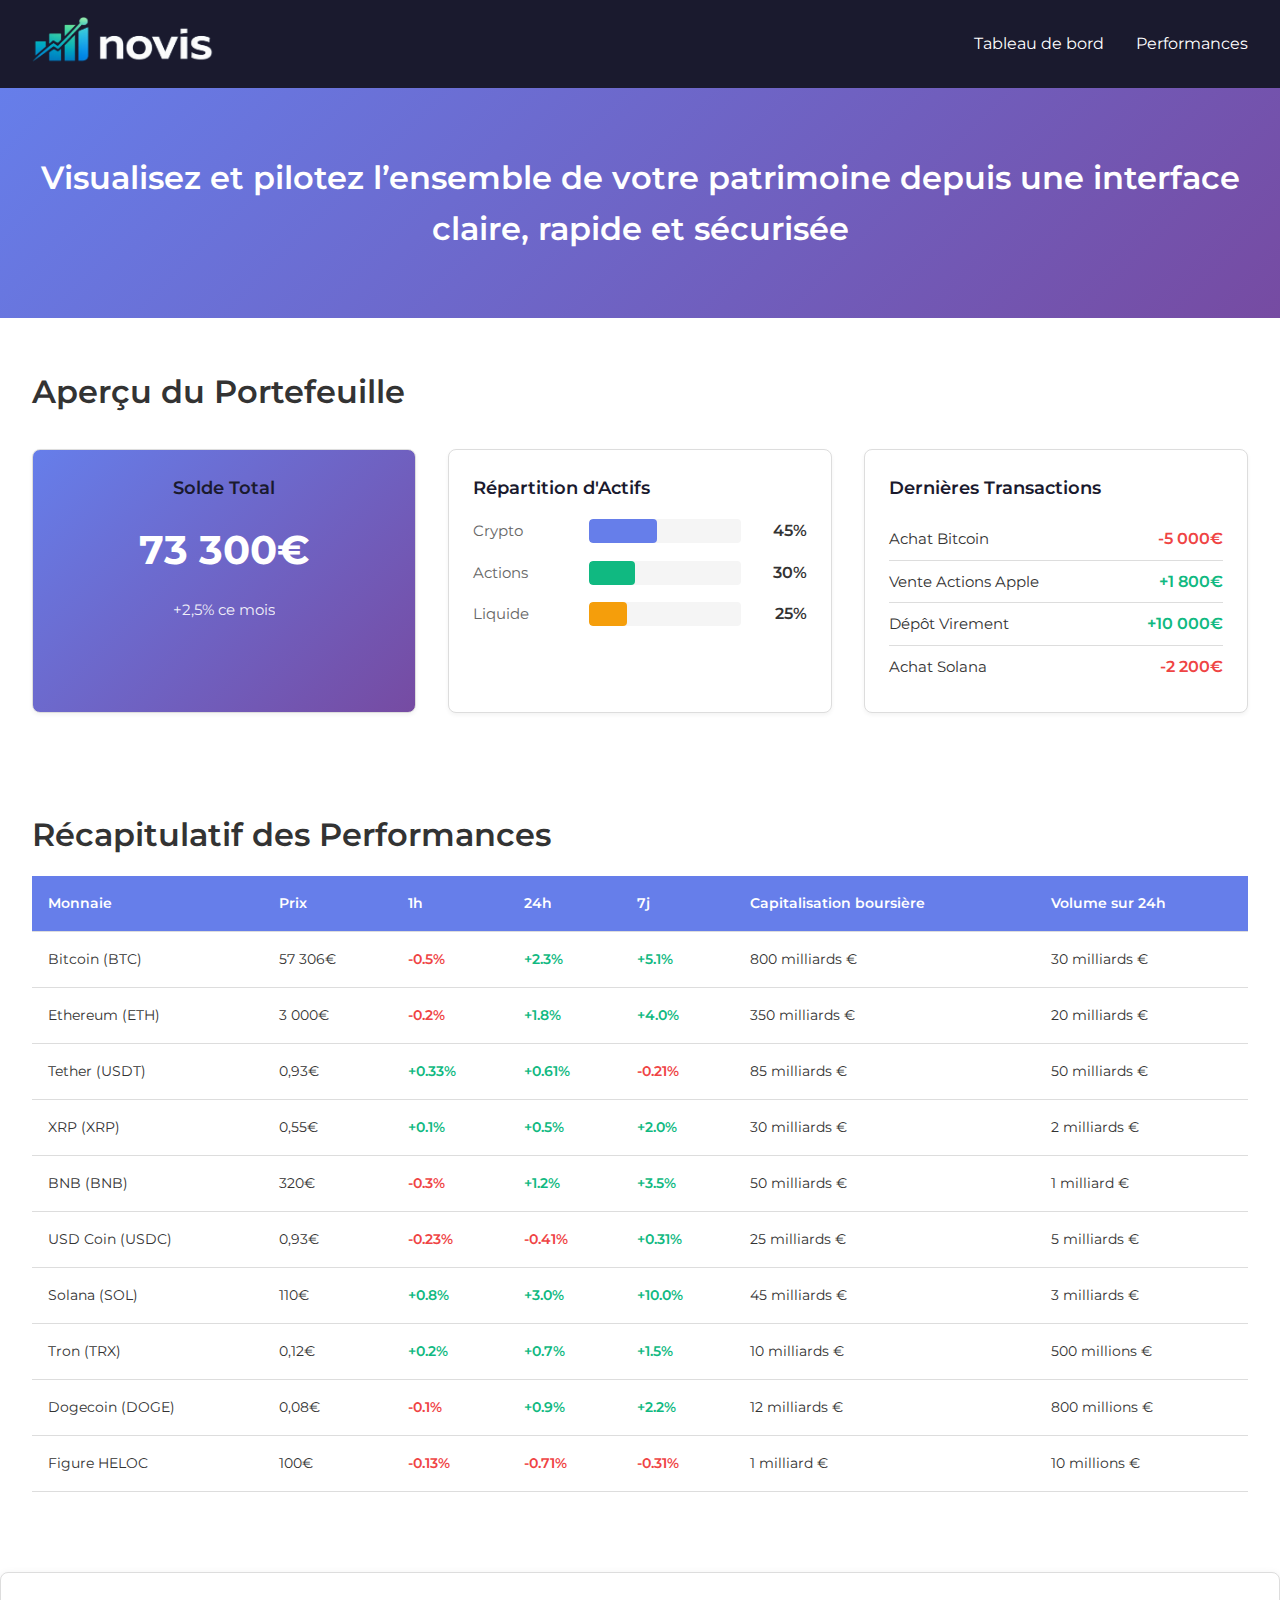
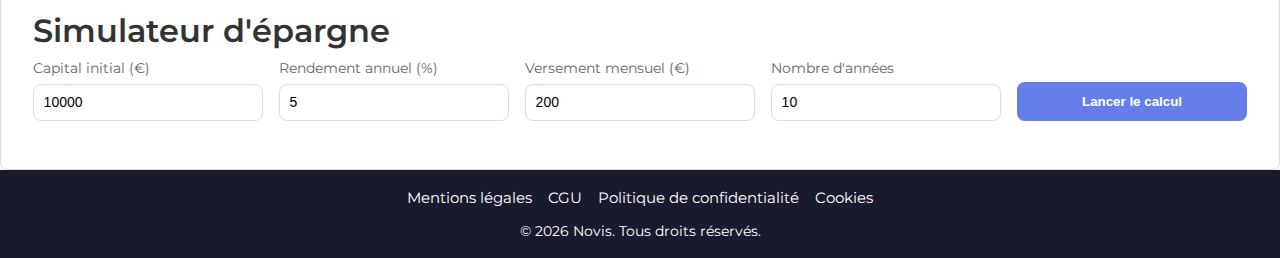
<file: index.html>
<!DOCTYPE html>
<html lang="fr">
<head>
    <meta charset="UTF-8">
    <meta name="viewport" content="width=device-width, initial-scale=1.0">
    <title>Novis - Gestion de Portefeuille</title>
    <link href="css/main.css" rel="stylesheet">
</head>
<body>
    <header>
        <div class="logo">
            <a href="index.html">
                <img class="logo-novis" src="assets/img/novis-logo.png" alt="Logo Novis">
            </a>
        </div>
        <nav aria-label="Navigation principale">
            <a href="#dashboard">Tableau de bord</a>
            <a href="#performances">Performances</a>
        </nav>
    </header>

    <main>
        <section class="hero">
            <article>
                <h2>Visualisez et pilotez l’ensemble de votre patrimoine depuis une interface claire, rapide et sécurisée</h2>
            </article>
        </section>

        <section id="dashboard" aria-label="Aperçu du tableau de bord">
            <h2>Aperçu du Portefeuille</h2>
            <div class="dashboard-grid">
                <div class="dashboard-item total-balance">
                    <h3>Solde Total</h3>
                    <p class="balance-amount">73 300€</p>
                    <p class="balance-change">+2,5% ce mois</p>
                </div>

                <div class="dashboard-item asset-distribution">
                    <h3>Répartition d'Actifs</h3>
                    <div class="distribution-chart">
                        <div class="chart-bar-container">
                            <span class="bar-label">Crypto</span>
                            <div class="bar-background">
                                <div class="bar-fill bar-crypto"></div>
                            </div>
                            <span class="bar-value">45%</span>
                        </div>
                        <div class="chart-bar-container">
                            <span class="bar-label">Actions</span>
                            <div class="bar-background">
                                <div class="bar-fill bar-stocks"></div>
                            </div>
                            <span class="bar-value">30%</span>
                        </div>
                        <div class="chart-bar-container">
                            <span class="bar-label">Liquide</span>
                            <div class="bar-background">
                                <div class="bar-fill bar-cash"></div>
                            </div>
                            <span class="bar-value">25%</span>
                        </div>
                    </div>
                </div>

                <div class="dashboard-item recent-transactions">
                    <h3>Dernières Transactions</h3>
                    <ul class="transaction-list">
                        <li class="transaction">
                            <span class="trans-type">Achat Bitcoin</span>
                            <span class="trans-amount negative">-5 000€</span>
                        </li>
                        <li class="transaction">
                            <span class="trans-type">Vente Actions Apple</span>
                            <span class="trans-amount positive">+1 800€</span>
                        </li>
                        <li class="transaction">
                            <span class="trans-type">Dépôt Virement</span>
                            <span class="trans-amount positive">+10 000€</span>
                        </li>
                        <li class="transaction">
                            <span class="trans-type">Achat Solana</span>
                            <span class="trans-amount negative">-2 200€</span>
                        </li>
                    </ul>
                </div>
            </div>
        </section>

        <section id="performances" aria-label="Performances des actifs">
            <h2>Récapitulatif des Performances</h2>
            <table>
                <thead>
                    <tr>
                        <th>Monnaie</th>
                        <th>Prix</th>
                        <th>1h</th>
                        <th>24h</th>
                        <th>7j</th>
                        <th>Capitalisation boursière</th>
                        <th>Volume sur 24h</th>
                    </tr>
                </thead>
                <tbody>
                    <tr>
                        <td>Bitcoin (BTC)</td>
                        <td>57 306€</td>
                        <td><span class="negative">-0.5%</span></td>
                        <td><span class="positive">+2.3%</span></td>
                        <td><span class="positive">+5.1%</span></td>
                        <td>800 milliards €</td>
                        <td>30 milliards €</td>
                    </tr>
                    <tr>
                        <td>Ethereum (ETH)</td>
                        <td>3 000€</td>
                        <td><span class="negative">-0.2%</span></td>
                        <td><span class="positive">+1.8%</span></td>
                        <td><span class="positive">+4.0%</span></td>
                        <td>350 milliards €</td>
                        <td>20 milliards €</td>
                    </tr>
                    <tr>
                        <td>Tether (USDT)</td>
                        <td>0,93€</td>
                        <td><span class="positive">+0.33%</span></td>
                        <td><span class="positive">+0.61%</span></td>
                        <td><span class="negative">-0.21%</span></td>
                        <td>85 milliards €</td>
                        <td>50 milliards €</td>
                    </tr>
                    <tr>
                        <td>XRP (XRP)</td>
                        <td>0,55€</td>
                        <td><span class="positive">+0.1%</span></td>
                        <td><span class="positive">+0.5%</span></td>
                        <td><span class="positive">+2.0%</span></td>
                        <td>30 milliards €</td>
                        <td>2 milliards €</td>
                    </tr>
                    <tr>
                        <td>BNB (BNB)</td>
                        <td>320€</td>
                        <td><span class="negative">-0.3%</span></td>
                        <td><span class="positive">+1.2%</span></td>
                        <td><span class="positive">+3.5%</span></td>
                        <td>50 milliards €</td>
                        <td>1 milliard €</td>
                    </tr>
                    <tr>
                        <td>USD Coin (USDC)</td>
                        <td>0,93€</td>
                        <td><span class="negative">-0.23%</span></td>
                        <td><span class="negative">-0.41%</span></td>
                        <td><span class="positive">+0.31%</span></td>
                        <td>25 milliards €</td>
                        <td>5 milliards €</td>
                    </tr>
                    <tr>
                        <td>Solana (SOL)</td>
                        <td>110€</td>
                        <td><span class="positive">+0.8%</span></td>
                        <td><span class="positive">+3.0%</span></td>
                        <td><span class="positive">+10.0%</span></td>
                        <td>45 milliards €</td>
                        <td>3 milliards €</td>
                    </tr>
                    <tr>
                        <td>Tron (TRX)</td>
                        <td>0,12€</td>
                        <td><span class="positive">+0.2%</span></td>
                        <td><span class="positive">+0.7%</span></td>
                        <td><span class="positive">+1.5%</span></td>
                        <td>10 milliards €</td>
                        <td>500 millions €</td>
                    </tr>
                    <tr>
                        <td>Dogecoin (DOGE)</td>
                        <td>0,08€</td>
                        <td><span class="negative">-0.1%</span></td>
                        <td><span class="positive">+0.9%</span></td>
                        <td><span class="positive">+2.2%</span></td>
                        <td>12 milliards €</td>
                        <td>800 millions €</td>
                    </tr>
                    <tr>
                        <td>Figure HELOC</td>
                        <td>100€</td>
                        <td><span class="negative">-0.13%</span></td>
                        <td><span class="negative">-0.71%</span></td>
                        <td><span class="negative">-0.31%</span></td>
                        <td>1 milliard €</td>
                        <td>10 millions €</td>
                    </tr>
            </table>
        </section>

        <section id="simulator" aria-label="Simulateur d'épargne">
            <h2>Simulateur d'épargne</h2>
            <form id="simulator-form" aria-label="Formulaire du simulateur d'épargne">
                <div>
                    <label for="initial-capital">Capital initial (€)</label>
                    <input id="initial-capital" type="number" min="0" step="100" value="10000" required>
                </div>
                <div>
                    <label for="annual-rate">Rendement annuel (%)</label>
                    <input id="annual-rate" type="number" min="0" step="0.01" value="5" required>
                </div>
                <div>
                    <label for="monthly-contribution">Versement mensuel (€)</label>
                    <input id="monthly-contribution" type="number" min="0" step="10" value="200" required>
                </div>
                <div>
                    <label for="years">Nombre d'années</label>
                    <input id="years" type="number" min="5" max="50" value="10" required>
                </div>
                <button type="submit" aria-label="Calculer la projection de patrimoine">Lancer le calcul</button>
            </form>
            <p id="simulator-message" aria-live="polite" style="margin-top:1rem; color:#ef4444;"></p>
        </section>
    </main>

    <footer>
        <div class="footer-content">
            <div class="footer-center">
                <nav class="footer-nav" aria-label="Liens légaux">
                    <a href="terms.html">Mentions légales</a>
                    <a href="cgu.html">CGU</a>
                    <a href="privacy.html">Politique de confidentialité</a>
                    <a href="cookies.html">Cookies</a>
                </nav>
                <p class="copyright">&copy; 2026 Novis. Tous droits réservés.</p>
            </div>
        </div>
    </footer>

    <script>
        const form = document.getElementById('simulator-form');
        const message = document.getElementById('simulator-message');

        form.addEventListener('submit', function (e) {
            e.preventDefault();

            const initialCapital = Number.parseFloat(document.getElementById('initial-capital').value);
            const annualRate = Number.parseFloat(document.getElementById('annual-rate').value);
            const monthlyContribution = Number.parseFloat(document.getElementById('monthly-contribution').value);
            const years = Number.parseInt(document.getElementById('years').value, 10);

            // Validation de base
            if (Number.isNaN(initialCapital) || initialCapital < 0) {
                message.textContent = 'Veuillez saisir un capital initial positif.';
                return;
            }
            if (Number.isNaN(annualRate) || annualRate < 0 || annualRate > 40) {
                message.textContent = 'Le rendement annuel doit être un nombre entre 0 et 40 %.';
                return;
            }
            if (Number.isNaN(monthlyContribution) || monthlyContribution < 0) {
                message.textContent = 'Veuillez saisir un versement mensuel positif.';
                return;
            }
            if (Number.isNaN(years) || years < 5 || years > 50) {
                message.textContent = 'Le nombre d\'années doit être compris entre 5 et 50.';
                return;
            }

            // Si tout est valide, on calcule le patrimoine mois par mois
            const result = calculatePatrimoine(initialCapital, annualRate, monthlyContribution, years);

            message.style.color = '#0f766e';
            message.textContent = 'Calcul effectué : consultez la console pour le détail des données.';

            console.log('Résultat du calcul du patrimoine :', result);
        });

        /**
         * Calcule l'évolution du patrimoine mois par mois et produit l'historique.
         */
        function calculatePatrimoine(initialCapital, annualRate, monthlyContribution, years) {
            const monthlyRate = annualRate / 100 / 12;
            const totalMonths = years * 12;

            let capital = initialCapital;
            let cumulVersements = 0;
            let cumulInterets = 0;

            const history = [];

            // État initial
            history.push({
                month: 0,
                capital: Number(capital.toFixed(2)),
                cumulVersements: Number(cumulVersements.toFixed(2)),
                cumulInterets: Number(cumulInterets.toFixed(2)),
            });

            for (let month = 1; month <= totalMonths; month++) {
                // Ajout du versement mensuel
                capital += monthlyContribution;
                cumulVersements += monthlyContribution;

                // Application du rendement mensuel
                const interets = capital * monthlyRate;
                capital += interets;
                cumulInterets += interets;

                history.push({
                    month,
                    capital: Number(capital.toFixed(2)),
                    cumulVersements: Number(cumulVersements.toFixed(2)),
                    cumulInterets: Number(cumulInterets.toFixed(2)),
                });
            }

            return {
                initialCapital: Number(initialCapital.toFixed(2)),
                annualRate: Number(annualRate.toFixed(2)),
                monthlyContribution: Number(monthlyContribution.toFixed(2)),
                years,
                totalMonths,
                finalCapital: Number(capital.toFixed(2)),
                cumulVersements: Number(cumulVersements.toFixed(2)),
                cumulInterets: Number(cumulInterets.toFixed(2)),
                history,
            };
        }
    </script>
</body>
</html>
</file>
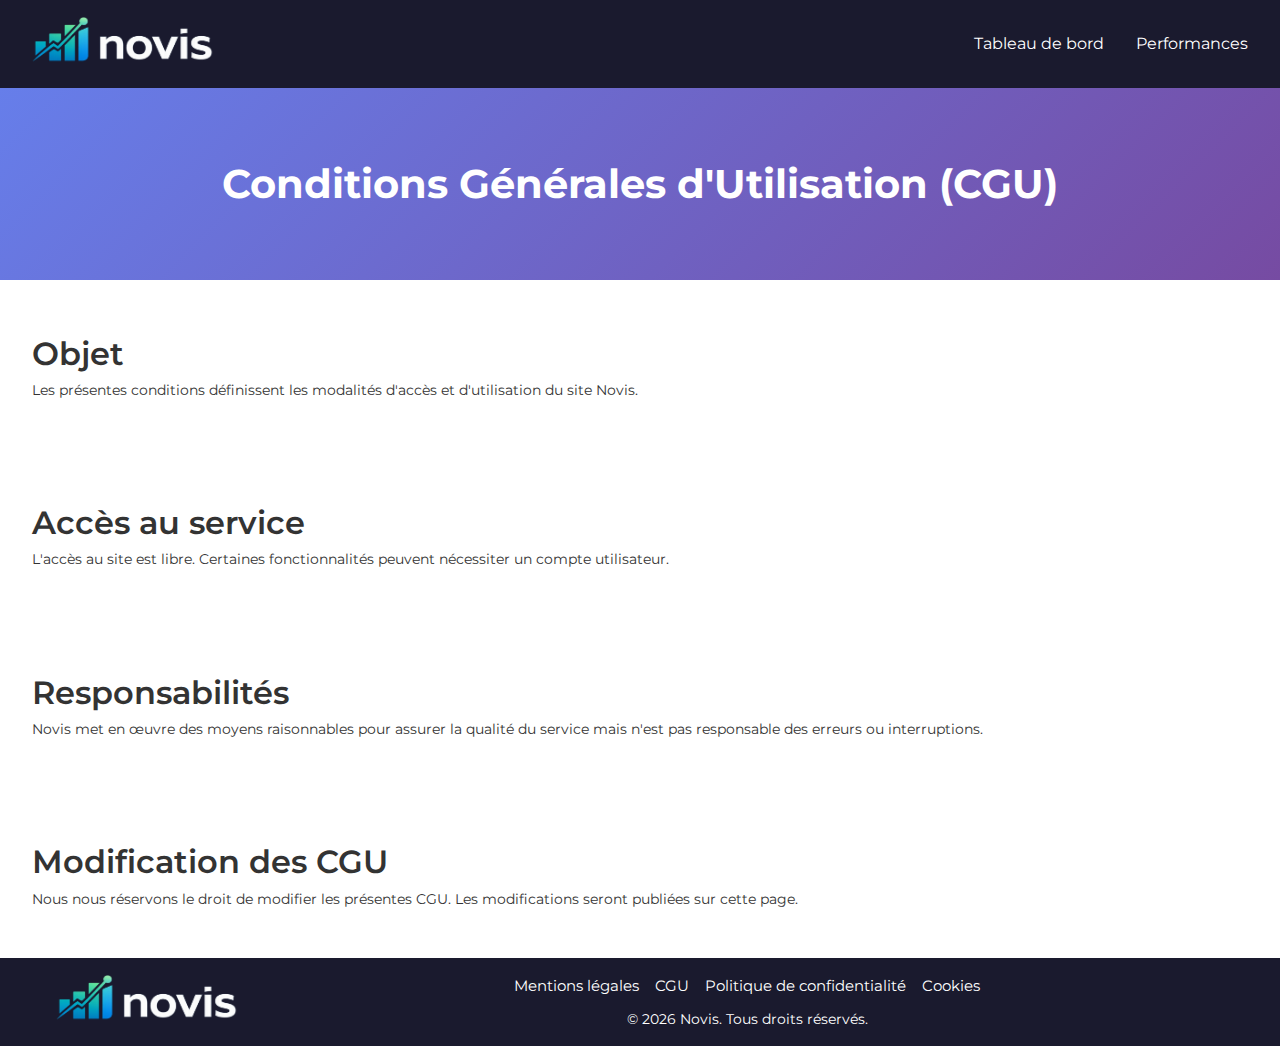
<file: cgu.html>
<!DOCTYPE html>
<html lang="fr">
<head>
    <meta charset="UTF-8">
    <meta name="viewport" content="width=device-width, initial-scale=1.0">
    <title>CGU - Novis</title>
    <link href="css/main.css" rel="stylesheet">
</head>
<body>
    <header>
        <div class="logo">
            <a href="index.html">
                <img class="logo-novis" src="assets/img/novis-logo.png" alt="Logo Novis">
            </a>
        </div>
        <nav aria-label="Navigation principale">
            <a href="index.html">Tableau de bord</a>
            <a href="index.html#performances">Performances</a>
        </nav>
    </header>
    <main>
        <section class="hero">
            <article>
                <h1>Conditions Générales d'Utilisation (CGU)</h1>
            </article>
        </section>
        <section>
            <h2>Objet</h2>
            <p>Les présentes conditions définissent les modalités d'accès et d'utilisation du site Novis.</p>
        </section>
        <section>
            <h2>Accès au service</h2>
            <p>L'accès au site est libre. Certaines fonctionnalités peuvent nécessiter un compte utilisateur.</p>
        </section>
        <section>
            <h2>Responsabilités</h2>
            <p>Novis met en œuvre des moyens raisonnables pour assurer la qualité du service mais n'est pas responsable des erreurs ou interruptions.</p>
        </section>
        <section>
            <h2>Modification des CGU</h2>
            <p>Nous nous réservons le droit de modifier les présentes CGU. Les modifications seront publiées sur cette page.</p>
        </section>
    </main>
    <footer>
        <div class="footer-content">
            <img class="logo-novis" src="assets/img/novis-logo.png" alt="Logo Novis">
            <div class="footer-center">
                <nav class="footer-nav" aria-label="Liens légaux">
                    <a href="terms.html">Mentions légales</a>
                    <a href="cgu.html">CGU</a>
                    <a href="privacy.html">Politique de confidentialité</a>
                    <a href="cookies.html">Cookies</a>
                </nav>
                <p class="copyright">&copy; 2026 Novis. Tous droits réservés.</p>
            </div>
        </div>
    </footer>
</body>
</html>
</file>
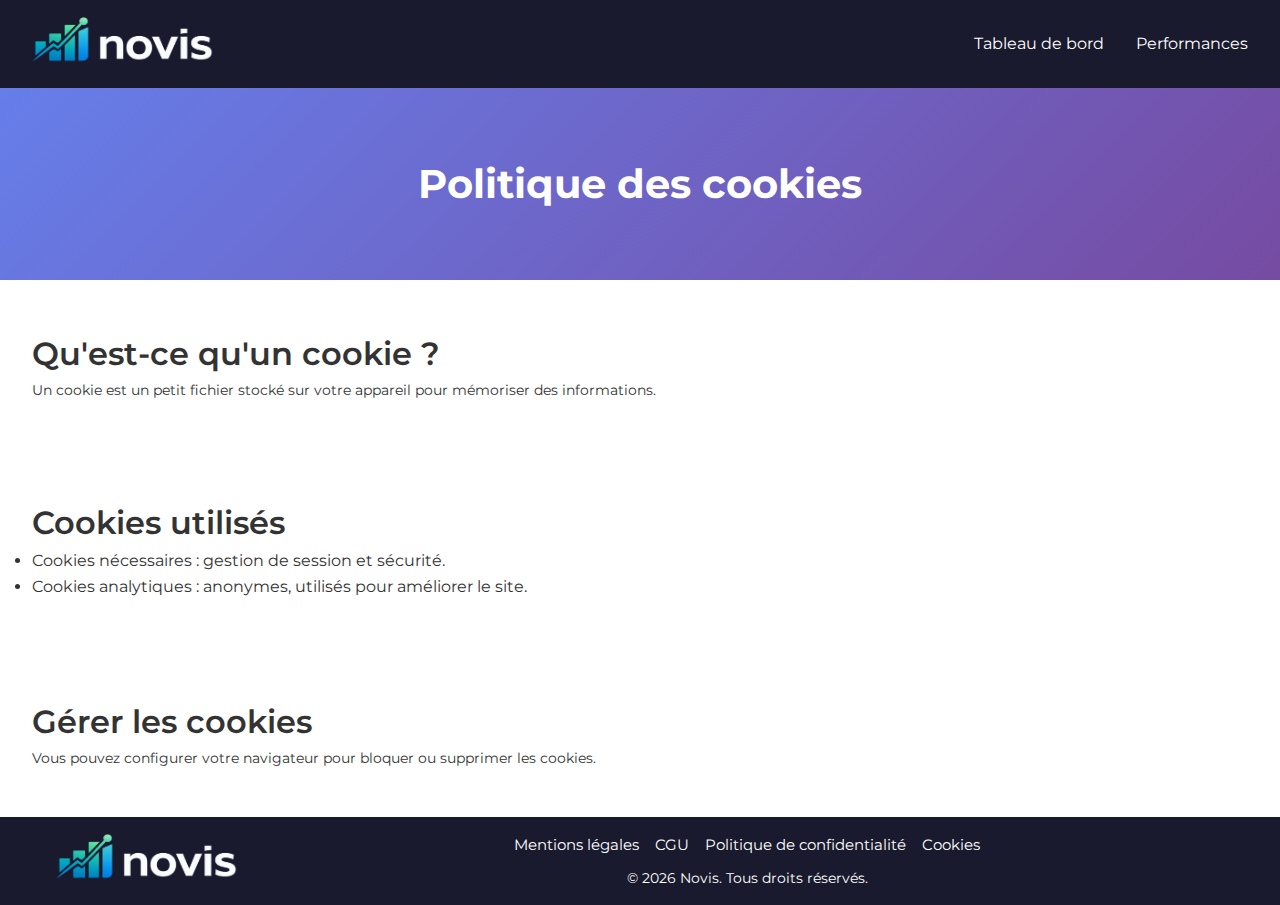
<file: cookies.html>
<!DOCTYPE html>
<html lang="fr">
<head>
    <meta charset="UTF-8">
    <meta name="viewport" content="width=device-width, initial-scale=1.0">
    <title>Cookies - Novis</title>
    <link href="css/main.css" rel="stylesheet">
</head>
<body>
    <header>
        <div class="logo">
            <a href="index.html">
                <img class="logo-novis" src="assets/img/novis-logo.png" alt="Logo Novis">
            </a>
        </div>
        <nav aria-label="Navigation principale">
            <a href="index.html">Tableau de bord</a>
            <a href="index.html#performances">Performances</a>
        </nav>
    </header>
    <main>
        <section class="hero">
            <article>
                <h1>Politique des cookies</h1>
            </article>
        </section>
        <section>
            <h2>Qu'est-ce qu'un cookie ?</h2>
            <p>Un cookie est un petit fichier stocké sur votre appareil pour mémoriser des informations.</p>
        </section>
        <section>
            <h2>Cookies utilisés</h2>
            <ul>
                <li>Cookies nécessaires : gestion de session et sécurité.</li>
                <li>Cookies analytiques : anonymes, utilisés pour améliorer le site.</li>
            </ul>
        </section>
        <section>
            <h2>Gérer les cookies</h2>
            <p>Vous pouvez configurer votre navigateur pour bloquer ou supprimer les cookies.</p>
        </section>
    </main>
    <footer>
        <div class="footer-content">
            <img class="logo-novis" src="assets/img/novis-logo.png" alt="Logo Novis">
            <div class="footer-center">
                <nav class="footer-nav" aria-label="Liens légaux">
                    <a href="terms.html">Mentions légales</a>
                    <a href="cgu.html">CGU</a>
                    <a href="privacy.html">Politique de confidentialité</a>
                    <a href="cookies.html">Cookies</a>
                </nav>
                <p class="copyright">&copy; 2026 Novis. Tous droits réservés.</p>
            </div>
        </div>
    </footer>
</body>
</html>
</file>
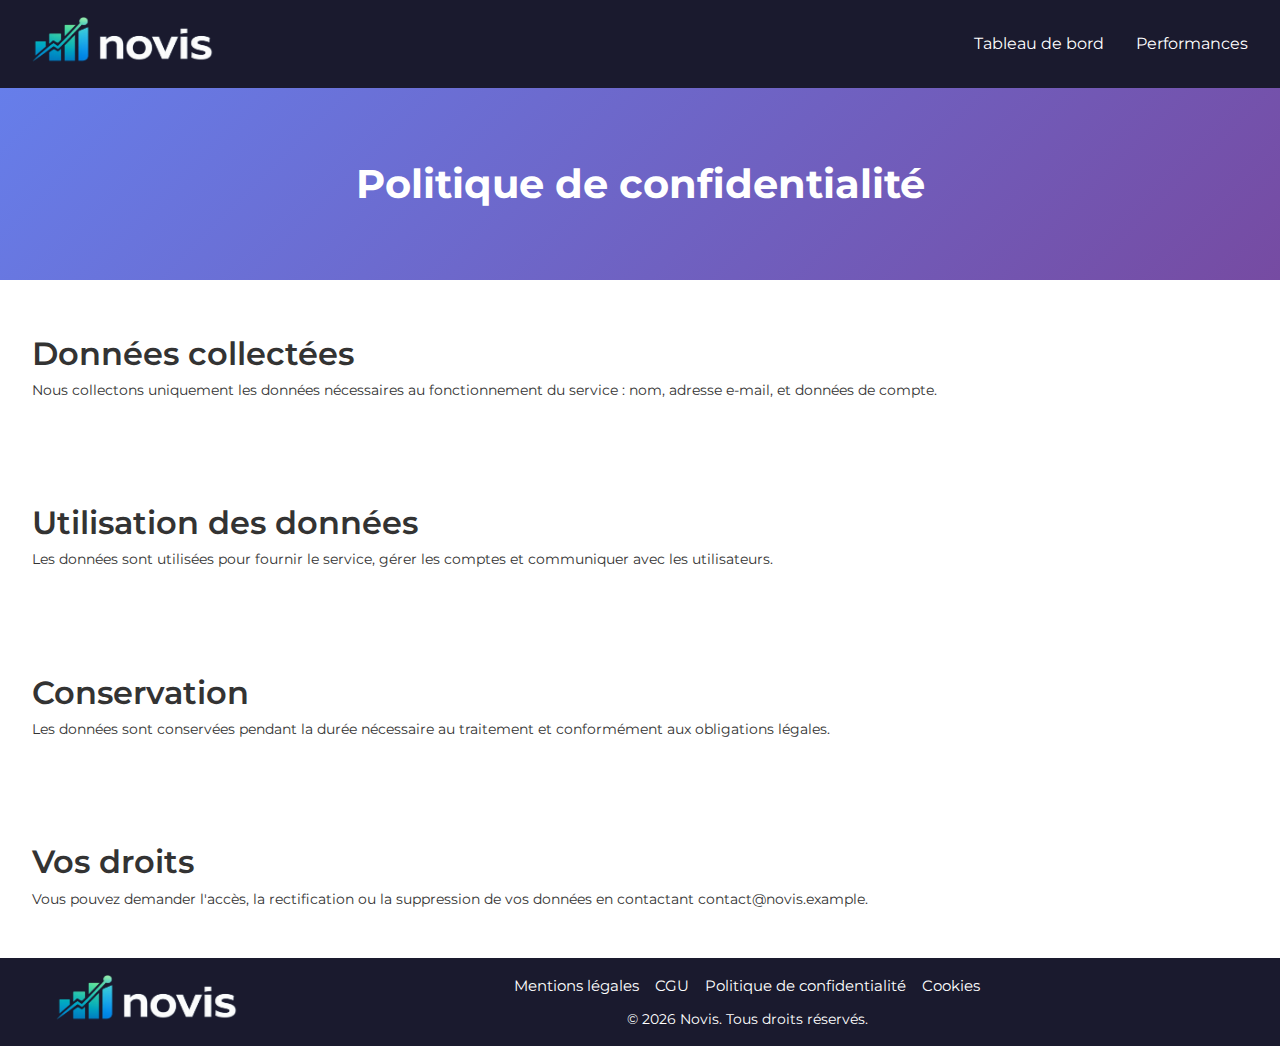
<file: privacy.html>
<!DOCTYPE html>
<html lang="fr">
<head>
    <meta charset="UTF-8">
    <meta name="viewport" content="width=device-width, initial-scale=1.0">
    <title>Politique de confidentialité - Novis</title>
    <link href="css/main.css" rel="stylesheet">
</head>
<body>
    <header>
        <div class="logo">
            <a href="index.html">
                <img class="logo-novis" src="assets/img/novis-logo.png" alt="Logo Novis">
            </a>
        </div>
        <nav aria-label="Navigation principale">
            <a href="index.html">Tableau de bord</a>
            <a href="index.html#performances">Performances</a>
        </nav>
    </header>
    <main>
        <section class="hero">
            <article>
                <h1>Politique de confidentialité</h1>
            </article>
        </section>
        <section>
            <h2>Données collectées</h2>
            <p>Nous collectons uniquement les données nécessaires au fonctionnement du service : nom, adresse e-mail, et données de compte.</p>
        </section>
        <section>
            <h2>Utilisation des données</h2>
            <p>Les données sont utilisées pour fournir le service, gérer les comptes et communiquer avec les utilisateurs.</p>
        </section>
        <section>
            <h2>Conservation</h2>
            <p>Les données sont conservées pendant la durée nécessaire au traitement et conformément aux obligations légales.</p>
        </section>
        <section>
            <h2>Vos droits</h2>
            <p>Vous pouvez demander l'accès, la rectification ou la suppression de vos données en contactant contact@novis.example.</p>
        </section>
    </main>
    <footer>
        <div class="footer-content">
            <img class="logo-novis" src="assets/img/novis-logo.png" alt="Logo Novis">
            <div class="footer-center">
                <nav class="footer-nav" aria-label="Liens légaux">
                    <a href="terms.html">Mentions légales</a>
                    <a href="cgu.html">CGU</a>
                    <a href="privacy.html">Politique de confidentialité</a>
                    <a href="cookies.html">Cookies</a>
                </nav>
                <p class="copyright">&copy; 2026 Novis. Tous droits réservés.</p>
            </div>
        </div>
    </footer>
</body>
</html>
</file>
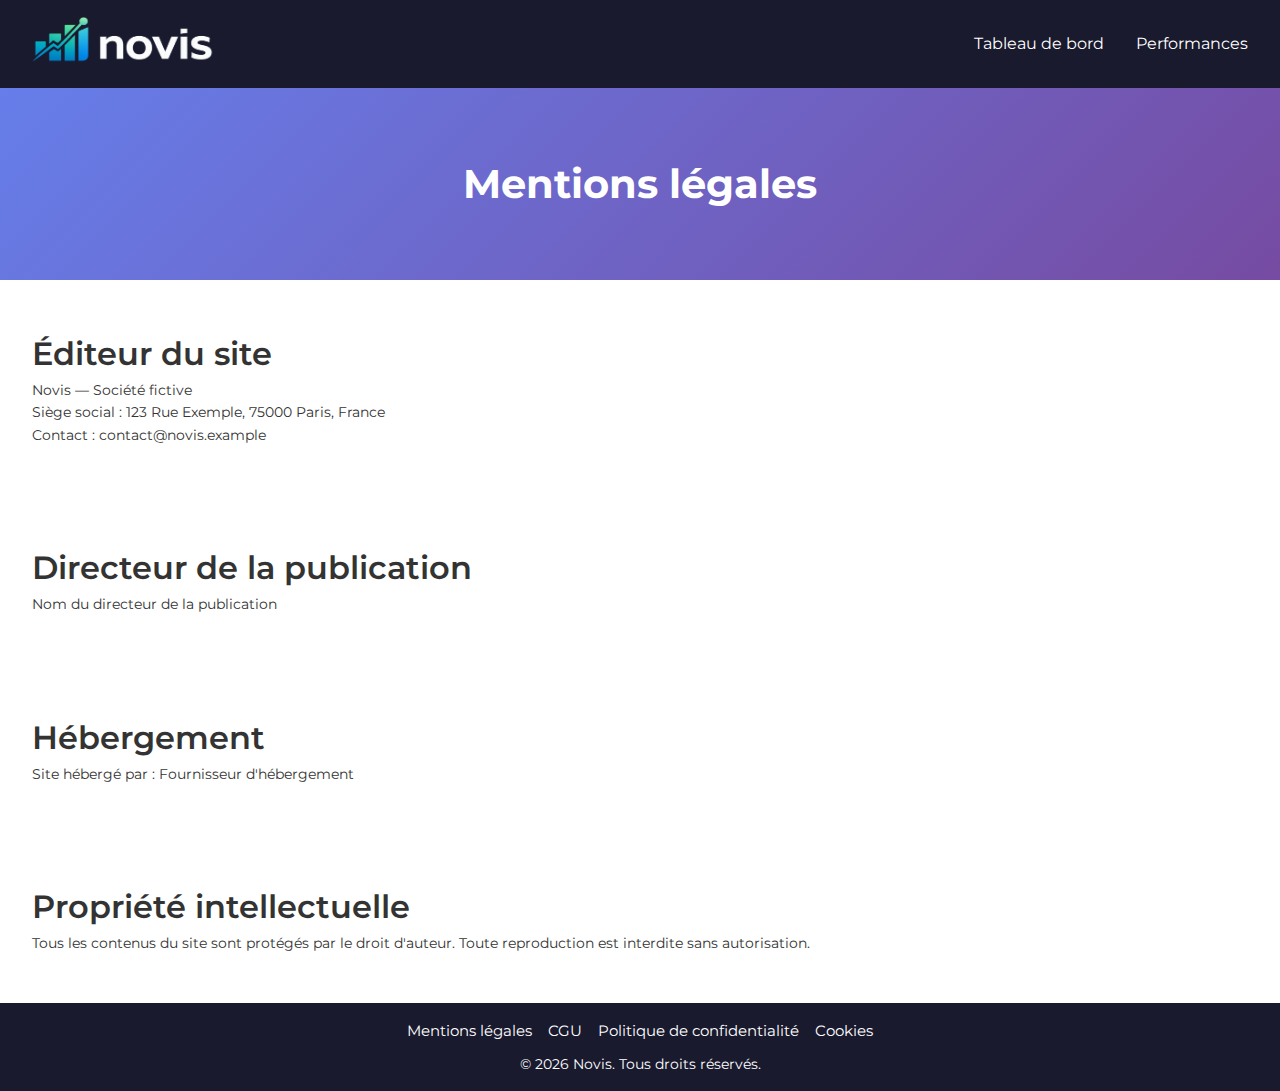
<file: terms.html>
<!DOCTYPE html>
<html lang="fr">
<head>
    <meta charset="UTF-8">
    <meta name="viewport" content="width=device-width, initial-scale=1.0">
    <title>Mentions légales - Novis</title>
    <link href="css/main.css" rel="stylesheet">
</head>
<body>
    <header>
        <div class="logo">
            <a href="index.html">
                <img class="logo-novis" src="assets/img/novis-logo.png" alt="Logo Novis">
            </a>
        </div>
        <nav aria-label="Navigation principale">
            <a href="index.html">Tableau de bord</a>
            <a href="index.html#performances">Performances</a>
        </nav>
    </header>
    <main>
        <section class="hero">
            <article>
                <h1>Mentions légales</h1>
            </article>
        </section>
        <section>
            <h2>Éditeur du site</h2>
            <p>Novis — Société fictive</p>
            <p>Siège social : 123 Rue Exemple, 75000 Paris, France</p>
            <p>Contact : contact@novis.example</p>
        </section>
        <section>
            <h2>Directeur de la publication</h2>
            <p>Nom du directeur de la publication</p>
        </section>
        <section>
            <h2>Hébergement</h2>
            <p>Site hébergé par : Fournisseur d'hébergement</p>
        </section>
        <section>
            <h2>Propriété intellectuelle</h2>
            <p>Tous les contenus du site sont protégés par le droit d'auteur. Toute reproduction est interdite sans autorisation.</p>
        </section>
    </main>
    <footer>
        <div class="footer-content">
            <div class="footer-center">
                <nav class="footer-nav" aria-label="Liens légaux">
                    <a href="terms.html">Mentions légales</a>
                    <a href="cgu.html">CGU</a>
                    <a href="privacy.html">Politique de confidentialité</a>
                    <a href="cookies.html">Cookies</a>
                </nav>
                <p class="copyright">&copy; 2026 Novis. Tous droits réservés.</p>
            </div>
        </div>
    </footer>
</body>
</html>
</file>
<file: css/main.css>
@import url('layout/header.css');
@import url('layout/footer.css');

@font-face {
    font-family: 'Montserrat';
    src: url('../../assets/fonts/Montserrat-VariableFont_wght.ttf') format('truetype');
    font-weight: 100 900;
    font-style: normal;
}

@font-face {
    font-family: 'Montserrat';
    src: url('../../assets/fonts/Montserrat-Italic-VariableFont_wght.ttf') format('truetype');
    font-weight: 100 900;
    font-style: italic;
}

:root {
    --primary-color: #1a1a2e;
    --primary-light: #667eea;
    --accent-color: #764ba2;
    
    --text-main: #333;
    --text-light: #666;
    --text-white: #ffffff;
    
    --bg-light: #f9f9f9;
    --bg-very-light: #f5f5f5;
    --bg-white: #ffffff;
    
    --border-color: #ddd;
    --border-radius: 8px;
    
    --spacing-xs: 0.25rem;
    --spacing-sm: 0.5rem;
    --spacing-md: 1rem;
    --spacing-lg: 1.5rem;
    --spacing-xl: 2rem;
    --spacing-2xl: 3rem;
    --spacing-3xl: 4rem;
    
    --font-size-h1: clamp(1.5rem, 4vw, 2.5rem);
    --font-size-h2: clamp(1.25rem, 3vw, 2rem);
    --font-size-h3: clamp(1rem, 2.5vw, 1.5rem);
    --font-size-body: clamp(0.875rem, 1vw, 1rem);
}

* {
    margin: 0;
    padding: 0;
    box-sizing: border-box;
}

html {
    height: 100%;
}

body {
    font-family: 'Montserrat', Arial, sans-serif;
    line-height: 1.6;
    color: var(--text-main);
    display: flex;
    flex-direction: column;
    min-height: 100vh;
}

main {
    flex: 1;
}

.hero {
    background: linear-gradient(135deg, var(--primary-light) 0%, var(--accent-color) 100%);
    color: var(--text-white);
    padding: var(--spacing-3xl) var(--spacing-xl);
    text-align: center;
}

section {
    padding: var(--spacing-2xl) var(--spacing-xl);
}

h1 {
    font-size: var(--font-size-h1);
    font-weight: 700;
}

h2 {
    font-size: var(--font-size-h2);
    font-weight: 600;
}

h3 {
    font-size: var(--font-size-h3);
    font-weight: 600;
}

p {
    font-size: var(--font-size-body);
}

.dashboard-grid {
    container-type: inline-size;
    display: grid;
    grid-template-columns: 1fr;
    gap: var(--spacing-xl);
    margin-top: var(--spacing-xl);
}

@media (min-width: 640px) {
    .dashboard-grid {
        grid-template-columns: repeat(auto-fit, minmax(280px, 1fr));
    }
}

.dashboard-item {
    border: 1px solid var(--border-color);
    padding: var(--spacing-lg);
    border-radius: var(--border-radius);
    background-color: var(--bg-white);
    box-shadow: 0 2px 4px rgba(0, 0, 0, 0.05);
}

.dashboard-item h3 {
    margin-bottom: var(--spacing-md);
    color: var(--primary-color);
    font-weight: 600;
}

.total-balance {
    background: linear-gradient(135deg, var(--primary-light) 0%, var(--accent-color) 100%);
    color: var(--text-white);
    text-align: center;
}

.balance-amount {
    font-size: 2.5rem;
    font-weight: 700;
    margin: var(--spacing-md) 0;
}

.balance-change {
    font-size: 0.95rem;
    opacity: 0.9;
}

.distribution-chart {
    display: flex;
    flex-direction: column;
    gap: var(--spacing-md);
}

.chart-bar-container {
    display: grid;
    grid-template-columns: 100px 1fr 50px;
    align-items: center;
    gap: var(--spacing-md);
}

.bar-label {
    font-size: 0.95rem;
    color: var(--text-light);
    text-align: left;
}

.bar-value {
    text-align: right;
    font-weight: 600;
    color: var(--text-main);
}

.bar-background {
    width: 100%;
    height: 24px;
    background-color: var(--bg-very-light);
    border-radius: 4px;
    overflow: hidden;
}

.bar-fill {
    height: 100%;
    border-radius: 4px;
    transition: width 0.3s ease;
}

.bar-fill.bar-crypto {
    width: 45%;
    background-color: var(--primary-light);
}

.bar-fill.bar-stocks {
    width: 30%;
    background-color: #10b981;
}

.bar-fill.bar-cash {
    width: 25%;
    background-color: #f59e0b;
}

.transaction-list {
    list-style: none;
    padding: 0;
}

.transaction {
    display: flex;
    justify-content: space-between;
    align-items: center;
    padding: var(--spacing-sm) 0;
    border-bottom: 1px solid var(--border-color);
}

.transaction:last-child {
    border-bottom: none;
}

.trans-type {
    color: var(--text-main);
    font-size: 0.95rem;
}

.trans-amount {
    font-weight: 600;
    color: var(--primary-light);
}

.trans-amount:before {
    content: '';
}

.positive {
    color: #10b981;
    font-weight: 600;
}

.negative {
    color: #ef4444;
    font-weight: 600;
}

table {
    width: 100%;
    border-collapse: collapse;
    margin-top: var(--spacing-md);
    font-size: 0.9rem;
}

th, td {
    padding: var(--spacing-md);
    text-align: left;
    border-bottom: 1px solid var(--border-color);
}

th {
    background-color: var(--primary-light);
    color: var(--text-white);
    font-weight: 600;
}

@media (max-width: 640px) {
    th:nth-child(3),
    td:nth-child(3) {
        display: none;
    }
    
    table {
        font-size: 0.85rem;
    }
    
    th, td {
        padding: var(--spacing-sm);
    }
}

.chart-bar-container {
    container-type: inline-size;
}

@container (min-width: 300px) {
    .bar-item {
        display: grid;
        grid-template-columns: 100px 1fr 50px;
        align-items: center;
        gap: var(--spacing-md);
    }
}

@container (max-width: 300px) {
    .bar-item {
        display: flex;
        flex-direction: column;
        gap: var(--spacing-sm);
    }
    
    .bar-label {
        text-align: center;
    }
    
    .bar-value {
        text-align: center;
    }
}

.dashboard-item {
    container-type: inline-size;
}

@container (max-width: 320px) {
    .dashboard-item h3 {
        font-size: 1rem;
    }
    
    .balance-amount {
        font-size: 1.75rem;
    }
}

@container (min-width: 320px) {
    .dashboard-item h3 {
        font-size: 1.1rem;
    }
    
    .balance-amount {
        font-size: clamp(1.75rem, 8vw, 2.5rem);
    }
}

#simulator {
    border: 1px solid var(--border-color);
    border-radius: var(--border-radius);
    background-color: var(--bg-white);
    box-shadow: 0 2px 8px rgba(0, 0, 0, 0.08);
    padding: var(--spacing-xl);
    margin-top: var(--spacing-xl);
}

#simulator form {
    display: grid;
    grid-template-columns: repeat(auto-fit, minmax(180px, 1fr));
    gap: var(--spacing-md);
    align-items: end;
}

#simulator form div {
    display: flex;
    flex-direction: column;
    gap: var(--spacing-xs);
}

#simulator label {
    color: var(--text-light);
    font-size: 0.9rem;
}

#simulator input {
    border: 1px solid var(--border-color);
    border-radius: var(--border-radius);
    padding: 0.6rem;
    font-size: var(--font-size-body);
}

#simulator button {
    grid-column: span 1;
    background-color: var(--primary-light);
    color: var(--text-white);
    border: none;
    border-radius: var(--border-radius);
    padding: 0.75rem 1rem;
    cursor: pointer;
    font-weight: 700;
    transition: background-color 0.2s ease;
}

#simulator button:hover {
    background-color: #4f6de8;
}
</file>
